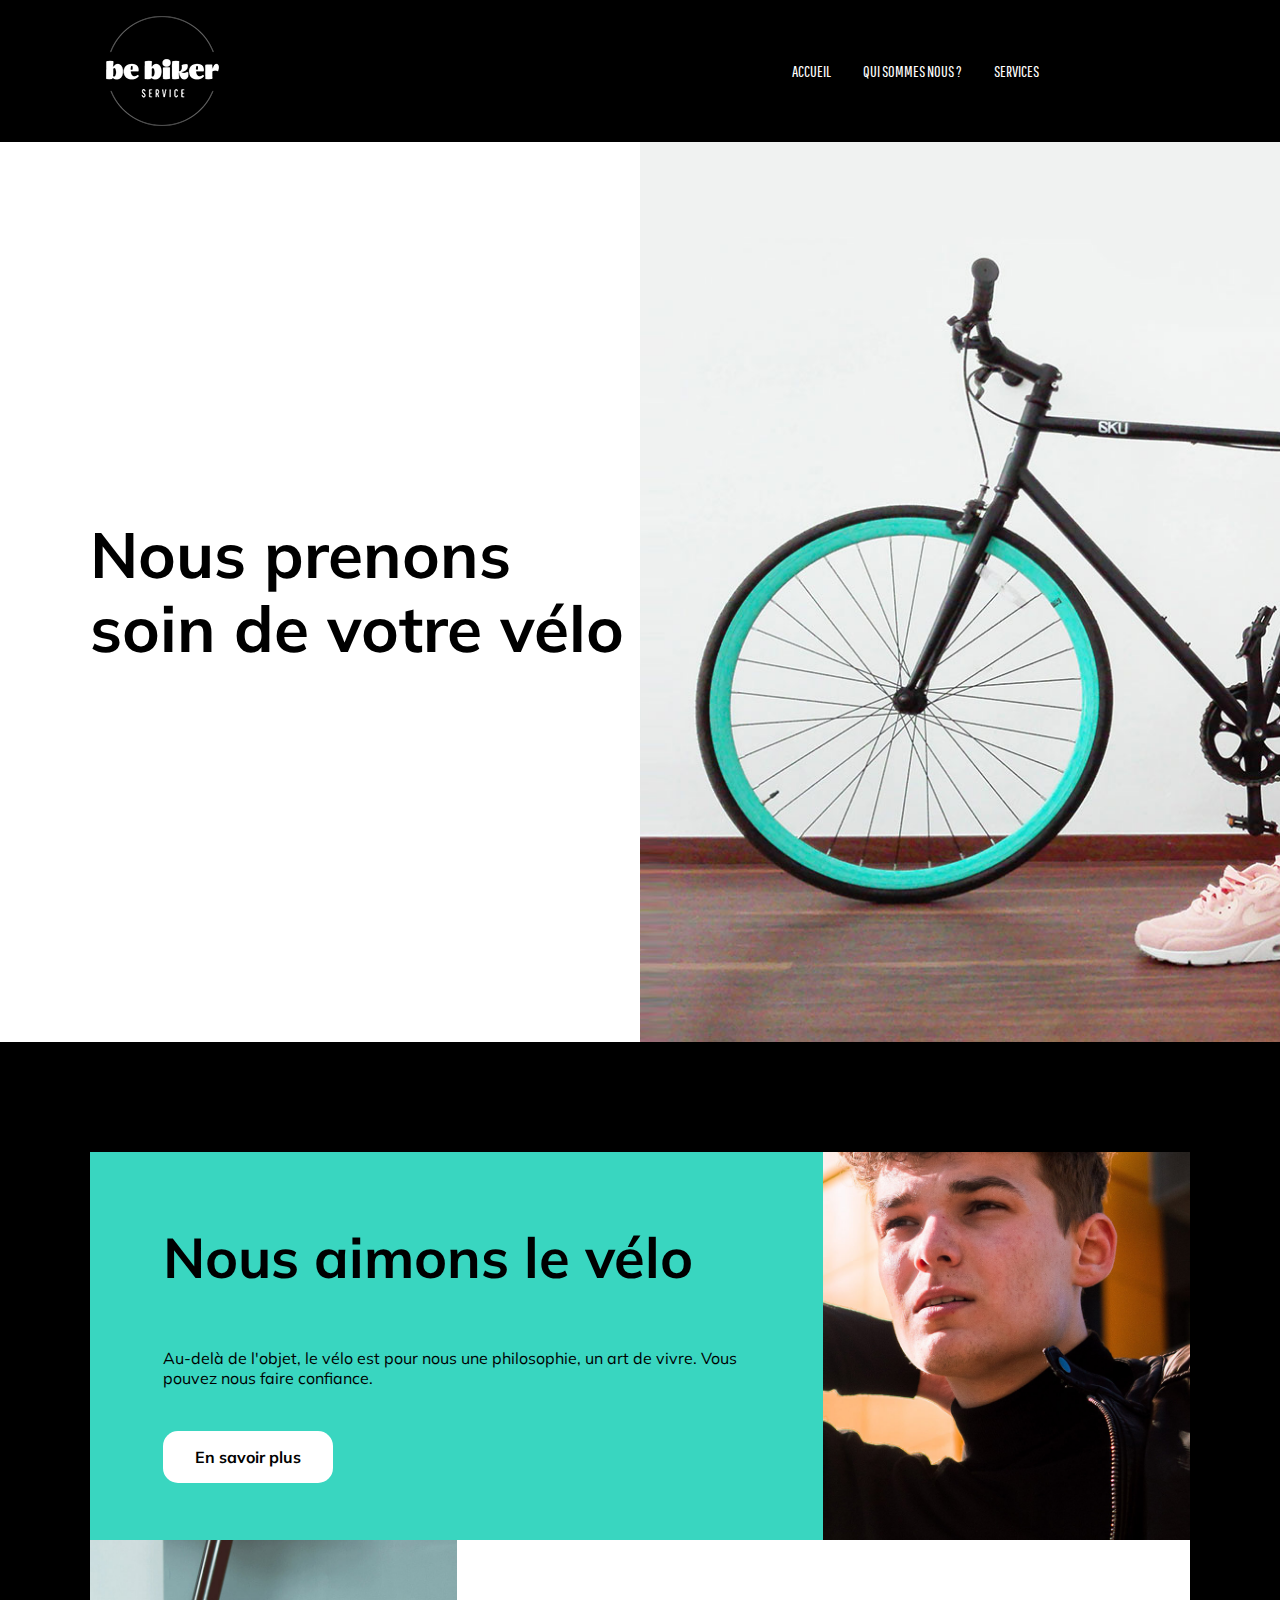
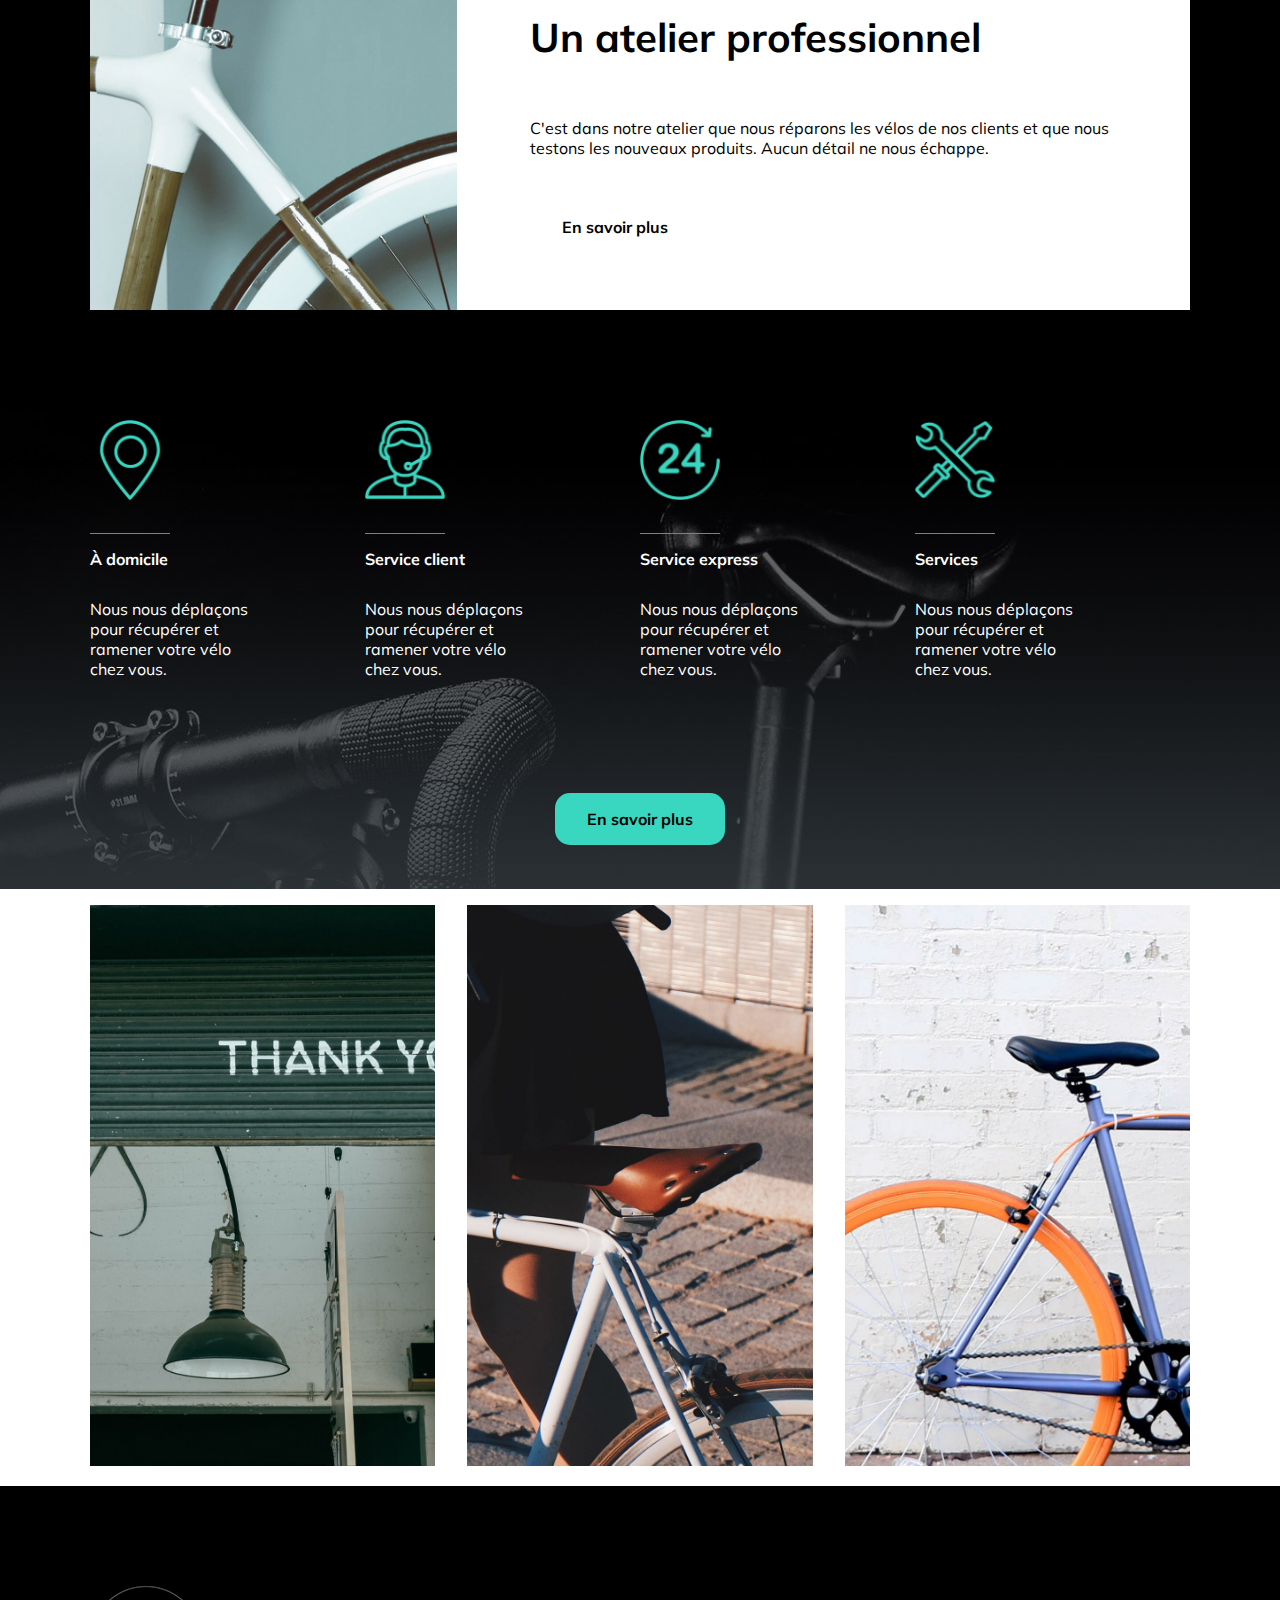
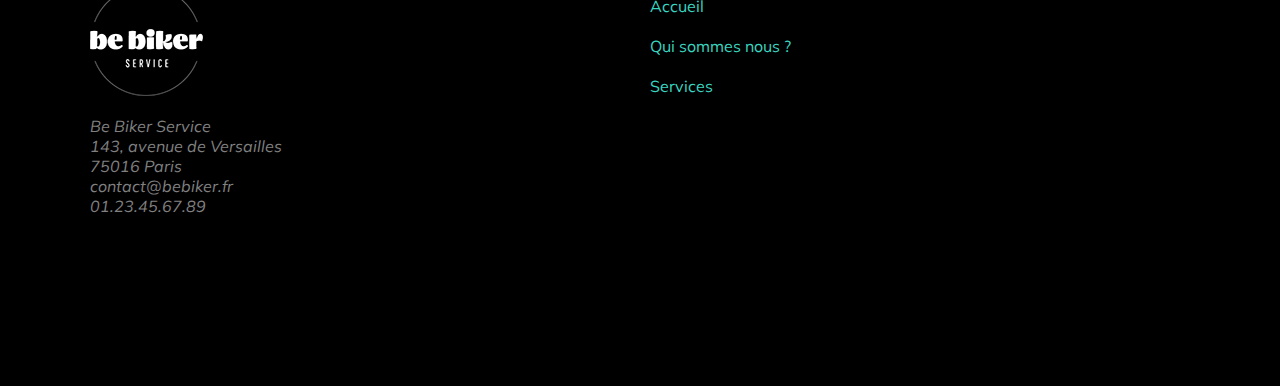
<file: index.html>
<!DOCTYPE html>
<html lang="fr">

<head>
  <meta charset="utf-8" />
  <meta name="viewport" content="width=device.width, initial-scale=1.0" />
  <!---S'adapte à l'écran-->
  <title>Be Biker - Prenons soin de votre vélo</title>
  <link rel="stylesheet" href="style.css" />
  <link href='https://fonts.googleapis.com/css?family=Pathway Gothic One' rel='stylesheet'>
  <link href="https://fonts.googleapis.com/css?family=Muli&display=swap" rel="stylesheet">
</head>

<body>

  <section class="section section--header">
    <header class="header">
      <div class="wrapper">
        <div class="section__logo" href="index.html"><a href="index.html"><img class="logo" src="logo.png"></a>
        </div>
        <nav class="nav">
          <ul class="nav__list">
            <li class="nav__item">
              <a class="nav__link" href="index.html">ACCUEIL</a>
            </li>
            <li class="nav__item">
              <a class="nav__link" href="about.html">QUI SOMMES NOUS ?</a>
            </li>
            <li class="nav__item">
              <a class="nav__link" href="service.html">SERVICES</a>
            </li>
          </ul>
        </nav>
      </div>
    </header>
  </section>


  <!--Mettre des noms de classes qui font sens et qui respecte la méthodologie BEM-->
  <section class="section section--home">
    <div class="wrapper">
      <h1 class="section--title">Nous prenons soin de votre vélo</h1>
    </div>
  
  </section>


  <!--Seconde partie de l'écran principal, de couleur noire-->

  <section class="section section--alternate2">

    <div class="wrapper">
      <div class="grid grid__premiere"> <!--trouver mieux comme nom-->
        <div class="grid__item grid__item--2-3 grid__bandeau">
          <div class="grid__content">
            <h2 class=grid--title>Nous aimons le vélo</h2>
            <p class="grid--paragraph">Au-delà de l'objet, le vélo est pour nous une philosophie, un art de vivre. Vous
              pouvez nous faire
              confiance.</p>
            <a class="grid--button" href="">En savoir plus</a>
          </div>
        </div>
        <div class="grid__item grid__item--1-3 grid__backgroundBoy"></div>
        <div class="grid__item grid__item--1-3 grid__backgroundBike"></div>
        <div class="grid__item grid__item--2-3 grid__bandeau grid__bandeau--alternate">
          <div class="grid__content">
            <h3 class="grid--title">Un atelier professionnel</h3>
            <p class="grid--paragraph">C'est dans notre atelier que nous réparons les vélos de nos clients et que nous
              testons les nouveaux
              produits.
              Aucun détail ne nous échappe.</p>
            <a class="grid--button" href="">En savoir plus</a>
          </div>
        </div>
  </section>
  <section class="section section--service">
   
  <div class="wrapper section__homeservice">

  <div class = "section__service">
      <img class="service__image" src="map-marker.png" alt="logo service à domicile (pointeur)">
      <h4 class = service__title>À domicile</h4>
      <p class = service__paragraph>Nous nous déplaçons pour récupérer et ramener votre vélo chez vous.</p>
  </div>
  <div class = "section__service">
      <img class="service__image" src="support.png" alt="logo service support client (téléconseiller)">
      <h4 class = service__title>Service client</h4>
      <p class = service__paragraph>Nous nous déplaçons pour récupérer et ramener votre vélo chez vous.</p>
  </div>
  <div class = "section__service">
      <img class="service__image" src="express.png" alt="logo service express (symbole 24H)">
      <h4 class = service__title>Service express</h4>
      <p class = service__paragraph>Nous nous déplaçons pour récupérer et ramener votre vélo chez vous.</p>
  </div>
  <div class = "section__service">
      <img class="service__image" src="tools.png" alt="logo service réparation (outils)">
      <h4 class = service__title>Services</h4>
      <p class = service__paragraph>Nous nous déplaçons pour récupérer et ramener votre vélo chez vous.</p>
  </div>

  </div>

  <!--Le bouton en savoir plus après les incones-->
  <div class=section__link>
    <a href="about.html" class="grid--button">En savoir plus</a>
  </div>
  
</section>

  <!--3eme partie photos avec gouttière-->
<section class = "section section--alternate">
    <div class="wrapper">
        <div class="grid grid--gutters grid--flexcolonne">
          <div class="grid__item grid__item--1-3"><div><img class = "alternate__image" src ="home/home-05.jpg" ></div></div>
          <div class="grid__item grid__item--1-3"><div><img class = "alternate__image" src ="home/home-06.jpg" ></div></div>
          <div class="grid__item grid__item--1-3"><div><img class = "alternate__image" src ="home/home-07.jpg" ></div></div>
          <!-- ... -->
        </div>
        </div>
</section>


  <!--QUATRIEME PARTIE FOOTER NOIR-->
<div class="section__footer--background">
  <div class="wrapper">
    <footer class="section section__footer">

      <div class="section__item--left">
      <!--Partie de gauche du footer contenant le logo-->
        <img src="logo.png" alt="Logo Be Biker">
        <aside>Be Biker Service </aside>
        <aside>143, avenue de Versailles </aside>
        <aside>75016 Paris </aside>
        <aside>contact@bebiker.fr </aside>
        <aside>01.23.45.67.89 </aside>
      </div>

      <div class="section__item--right">
      <!--Partie de droite du footer-->
        <nav>
          <a href="index.html">Accueil</a>
          <a href="about.html">Qui sommes nous ?</a>
          <a href="services.html">Services</a>
        </nav>
      </div>
    </footer>
  </div>
</div>

</body>

</html>
</file>
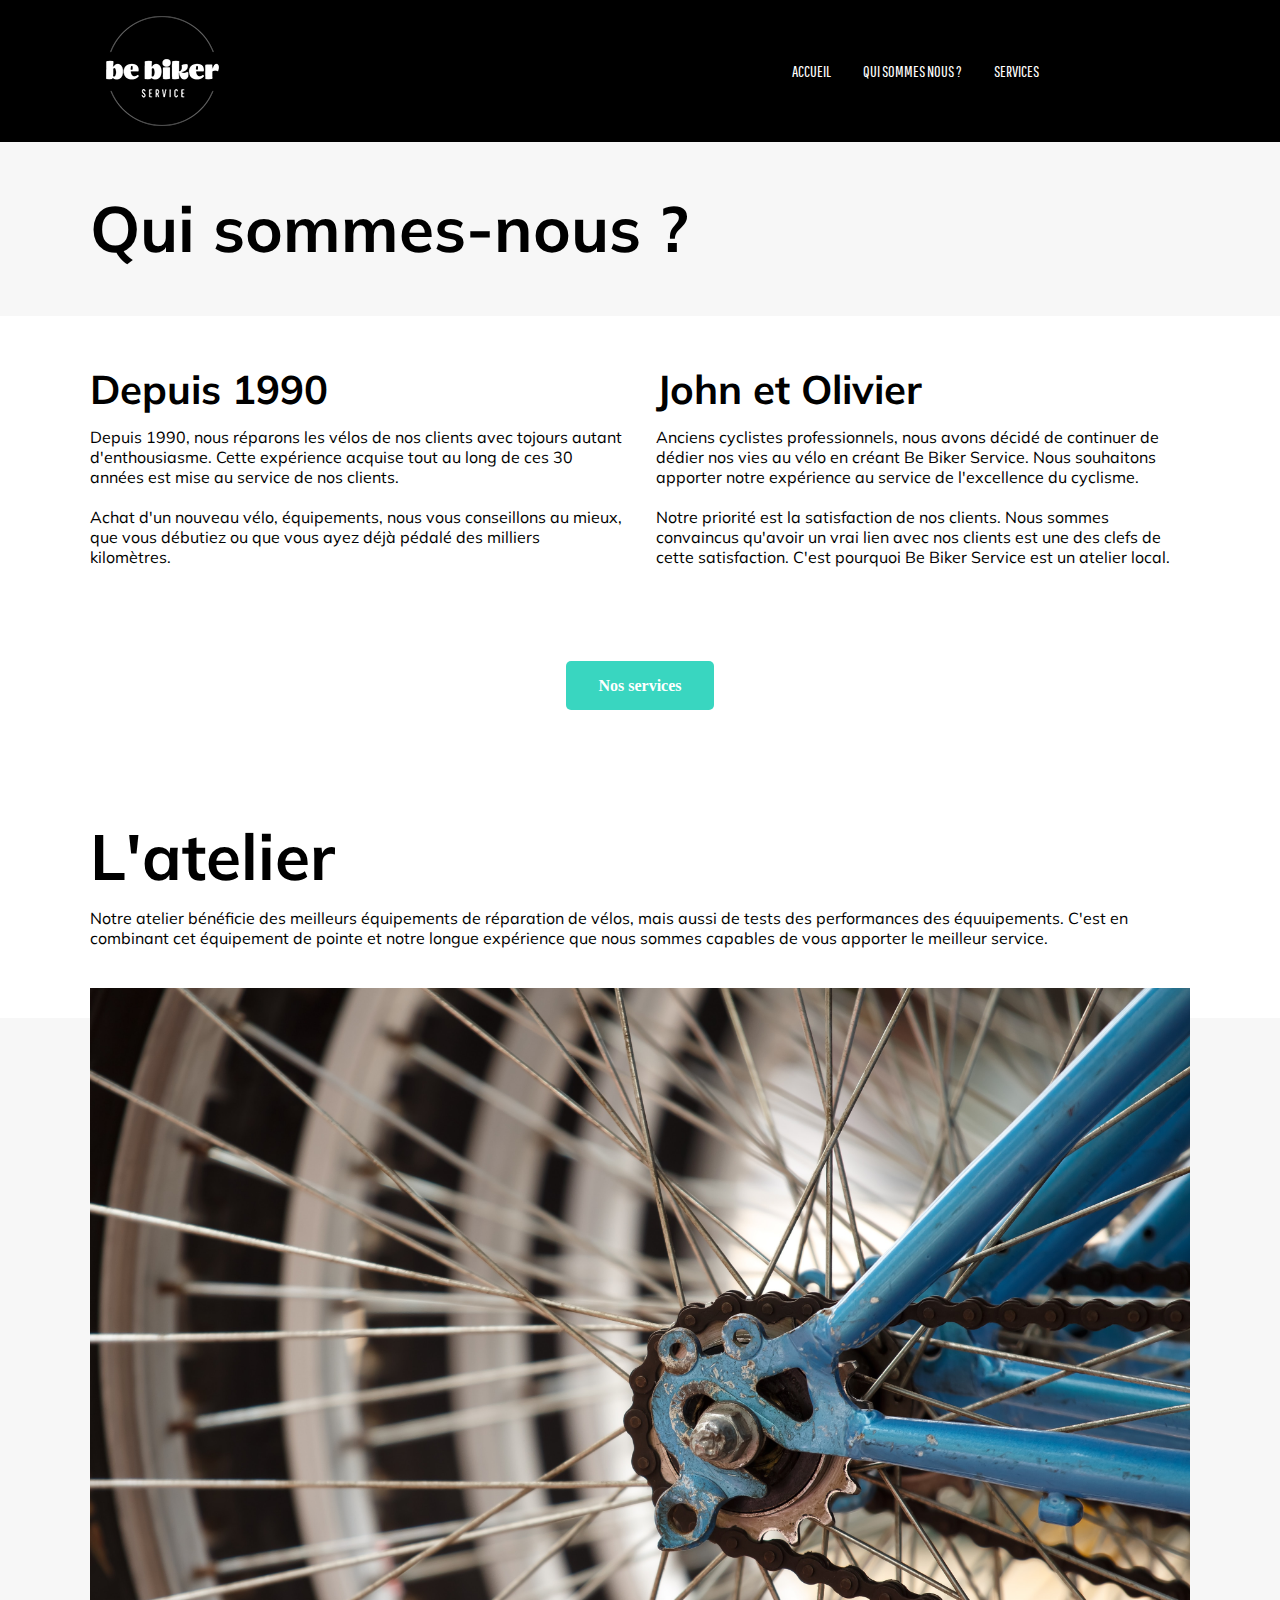
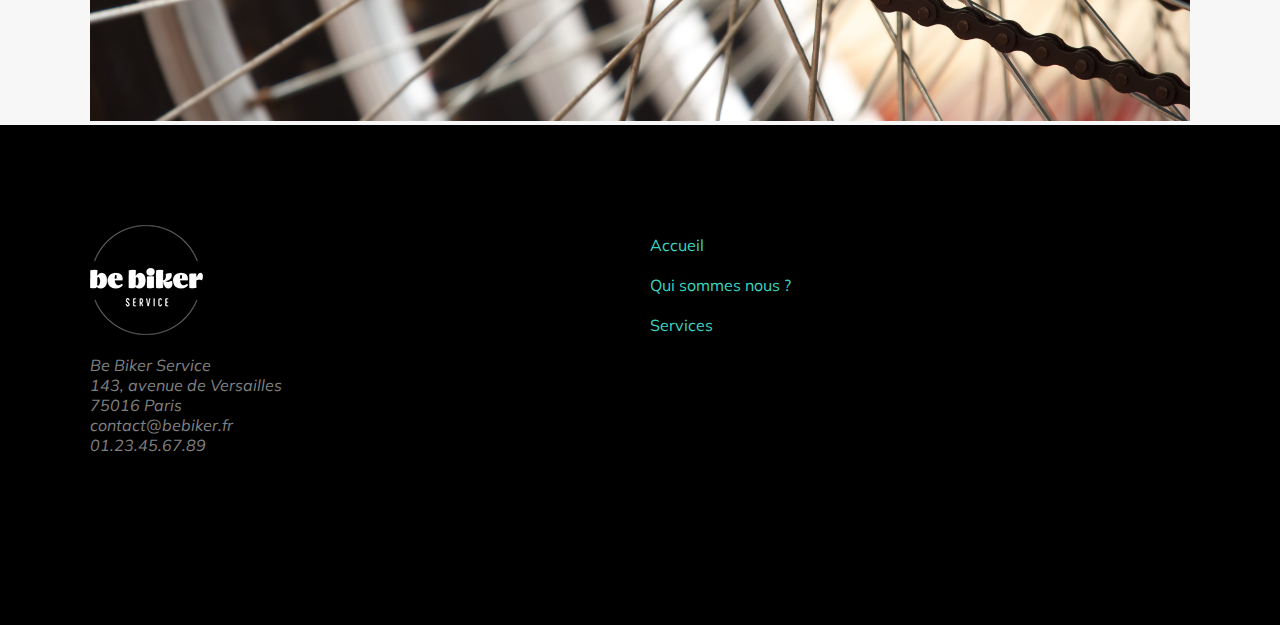
<file: about.html>
<!DOCTYPE html>
<html lang="fr">

<head>
  <meta charset="utf-8" />
  <!--initial scale à vérifier-->
  <meta name="viewport" content="width=device.width, initial-scale=1.0" />
  <!---S'adapte à l'écran-->
  <title>Be Biker - Prenons soin de votre vélo</title>
  <link rel="stylesheet" href="style.css" />
  <link href='https://fonts.googleapis.com/css?family=Pathway Gothic One' rel='stylesheet'>
  <link href="https://fonts.googleapis.com/css?family=Muli&display=swap" rel="stylesheet">
</head>

<body>

  <section class="section section--header">
    <header class="header">
      <div class="wrapper">
        <div class="section__logo" href="index.html"><a href="index.html"><img class="logo" src="logo.png"></a>
        </div>
        <nav class="nav">
          <ul class="nav__list">
            <li class="nav__item">
              <a class="nav__link" href="index.html">ACCUEIL</a>
            </li>
            <li class="nav__item">
              <a class="nav__link" href="about.html">QUI SOMMES NOUS ?</a>
            </li>
            <li class="nav__item">
              <a class="nav__link" href="service.html">SERVICES</a>
            </li>
          </ul>
        </nav>
      </div>
    </header>
  </section>



  <section class="section section__entete">
    <div class="wrapper">
          <!--Présentation entete "qui sommes nous ?"-->
          <h1>Qui sommes-nous ?</h1>
    </div>
  </section>

  <div class="wrapper">
  <section class="section section__historique grid__historique--gutters">
      <article class="grid__historique__item--1-2">
          <!--Présentation historique "depuis 1990"-->
          <h3>Depuis 1990</h3>
          <p>Depuis 1990, nous réparons les vélos de nos clients avec tojours autant d'enthousiasme.
          Cette expérience acquise tout au long de ces 30 années est mise au service de nos clients.</p><br>
          <p>Achat d'un nouveau vélo, équipements, nous vous conseillons au mieux, que vous débutiez
          ou que vous ayez déjà pédalé des milliers kilomètres.</p> 
      </article>
      <article class="grid__historique__item--1-2">
          <!--Présentation des créateur de Be bike-->
          <h3>John et Olivier</h3>
          <p>Anciens cyclistes professionnels, nous avons décidé de continuer de dédier nos vies au vélo
          en créant Be Biker Service. Nous souhaitons apporter notre expérience au service de l'excellence
          du cyclisme.</p><br><!--A moidifer en mettant un .section__item--righttext p{ margin-bottom si preference-->
          <p>Notre priorité est la satisfaction de nos clients. Nous sommes convaincus qu'avoir un vrai lien
          avec nos clients est une des clefs de cette satisfaction. C'est pourquoi Be Biker Service est un
          atelier local.</p>
      </article>
  </section>
</div>
  <!--Lien bouton vert central proposant "nos services"-->
  <div class="section__item--historiquebouton"><a href="">Nos services</a>
  </div>

<section class="section section__atelier">
<div class="wrapper">
  <div class="section__item--text">
    <!--Texte à propos de l'atelier-->
    <h1>L'atelier</h1>
    Notre atelier bénéficie des meilleurs équipements de réparation de vélos, mais aussi de tests des performances
    des équuipements. C'est en combinant cet équipement de pointe et notre longue expérience que nous sommes capables de vous
    apporter le meilleur service.
  </div>
</div>
  <div class="section__item--backgroundcolor">
    <!--Mettre la couleur grise derrière la photo de la roue de vélo-->
    <!--possibilite de mettre -100px -->
    <div class="section__item--roueimage">
      <div class="wrapper">
    <!--Arrière-plan grisâtre derrière la roue de vélo en img-->
      <img src="about/about-01.jpg" alt="Roue de vélo">
    </div>
    </div>
  </div>
</section>



<!--SECTION FOOTER NOIR-->
<div class="section__footer--background">
    <div class="wrapper">
      <footer class="section section__footer">
        
        <div class="section__item--left">
        <!--Partie de gauche du footer contenant le logo-->
          <img src="logo.png" alt="Logo Be Biker">
          <aside>Be Biker Service </aside>
          <aside>143, avenue de Versailles </aside>
          <aside>75016 Paris </aside>
          <aside>contact@bebiker.fr </aside>
          <aside>01.23.45.67.89 </aside>
        </div>
  
        <div class="section__item--right">
        <!--Partie de droite du footer-->
          <nav>
            <a href="index.html">Accueil</a>
            <a href="about.html">Qui sommes nous ?</a>
            <a href="services.html">Services</a>
          </nav>
        </div>
      </footer>
    </div>
  </div>


</body>

</html>
</file>
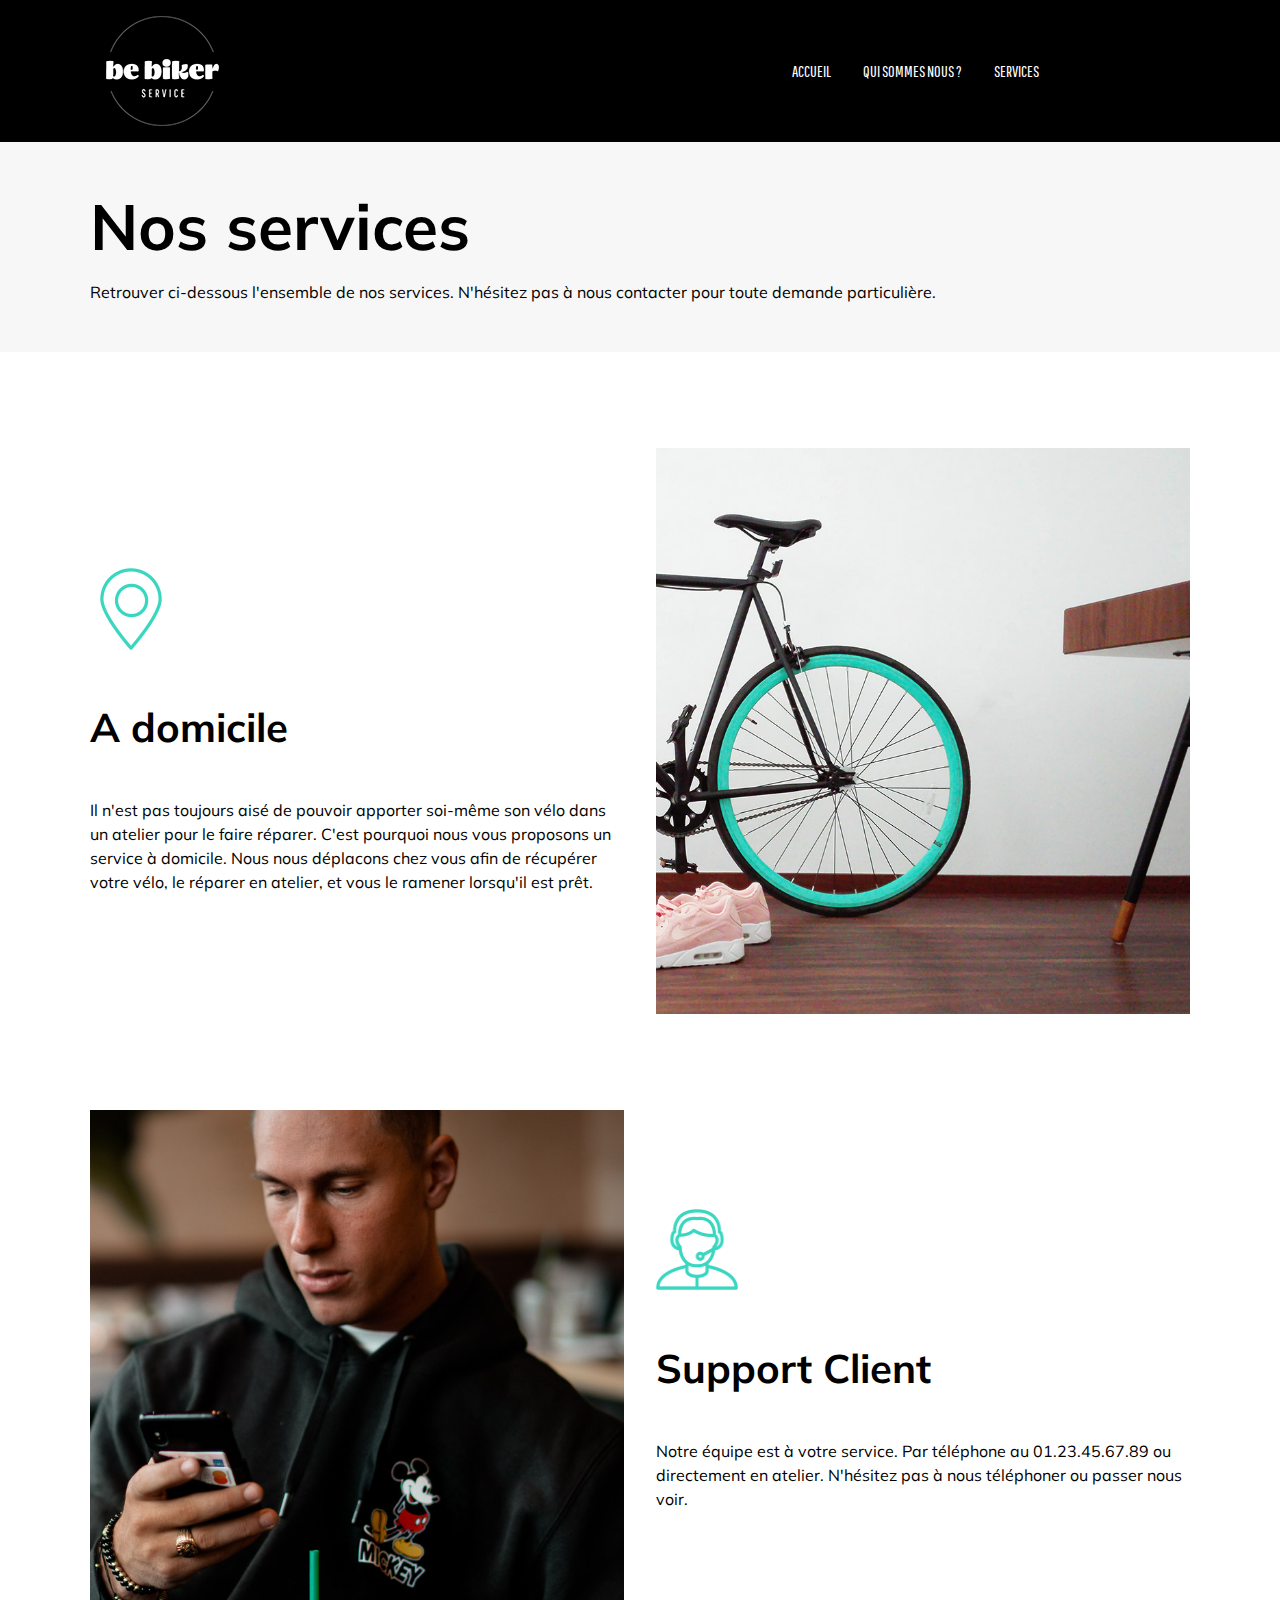
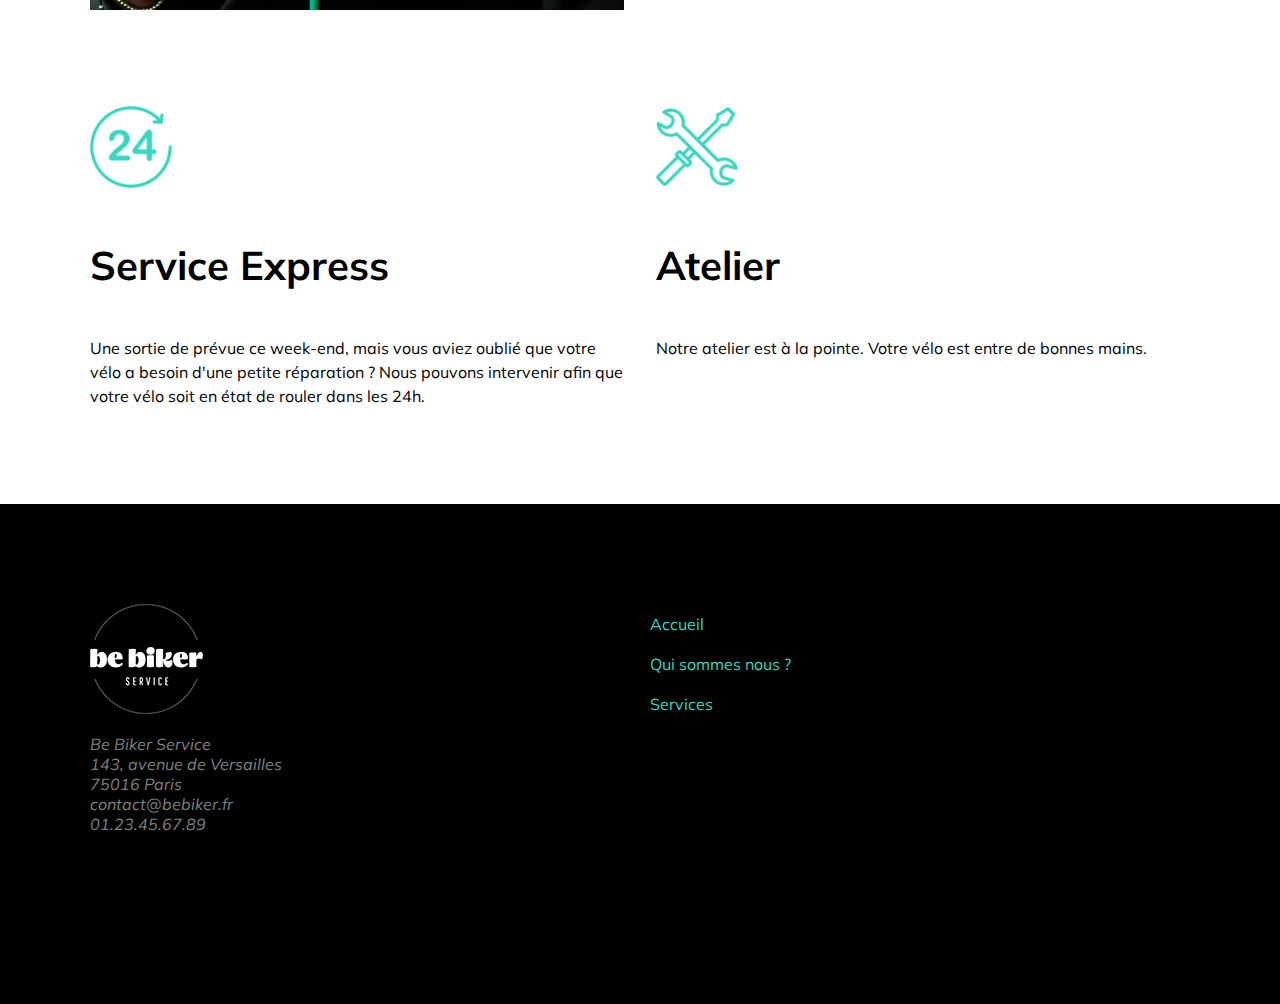
<file: service.html>
<!DOCTYPE html>
<html lang="fr">

	<head>
		<meta charset="utf-8" />
		<meta name="viewport" content="width=device.width, initial-scale=1.0" />
		<!---S'adapte à l'écran-->
		<title>Be Biker - Prenons soin de votre vélo</title>
		<link rel="stylesheet" href="style.css" />
		<link href='https://fonts.googleapis.com/css?family=Pathway Gothic One' rel='stylesheet'>
		<link href="https://fonts.googleapis.com/css?family=Muli&display=swap" rel="stylesheet">
	</head>
<body>

  <!--PREMIERE PARTIE HEADER NOIR-->
  <section class="section section--header">
    <header class="header">
      <div class="wrapper">
        <div class="section__logo" href="index.html"><a href="index.html"><img class="logo" src="logo.png"></a>
        </div>
        <nav class="nav">
          <ul class="nav__list">
            <li class="nav__item">
              <a class="nav__link" href="index.html">ACCUEIL</a>
            </li>
            <li class="nav__item">
              <a class="nav__link" href="about.html">QUI SOMMES NOUS ?</a>
            </li>
            <li class="nav__item">
              <a class="nav__link" href="service.html">SERVICES</a>
            </li>
          </ul>
        </nav>
      </div>
    </header>
  </section>


  <!--DEUXIEME PARTIE TITRE-->
		<section class="service service__entete"> <!--"Nos Services" Présentation-->
			<div class = "wrapper">
				<h1>Nos services</h1>
				<p>Retrouver ci-dessous l'ensemble de nos services. N'hésitez pas à nous contacter pour toute demande particulière.</p>
			</div>
		</section>

  <!--TROISIEME PARTIE CONTENU SERVICE SPECIFIQUE-->
		<div class = "wrapper">
			<section class="service__grille service__grille--gouttiere"> <!--Contenu Principal-->

					<!--A domicile et Photo Velo Domicile-->
					<article class="service__cellule service__cellule--texte service__cellule--1-2">
							<div class="service__logo">
								<img src="map-marker.png" alt="logo service à domicile (pointeur)">
							</div>
							<h3 class="service__titre">A domicile</h3>
							<p class="service__description">Il n'est pas toujours aisé de pouvoir apporter soi-même son vélo dans un atelier pour le faire réparer. C'est pourquoi nous vous proposons un service à domicile. Nous nous déplacons chez vous afin de récupérer votre vélo, le réparer en atelier, et vous le ramener lorsqu'il est prêt.
								</p>
					</article>
					<div class="service__cellule service__cellule--photo service__cellule--1-2">
						<div class="service__cellule--photo-BikeRoom">


						</div>
					</div>


					<!--Support client et Photo Client-->
					<div class="service__cellule service__cellule--photo service__cellule--1-2">
						<div class="service__cellule--photo-BoyMickey">

							
						</div>
					</div>
					<article class="service__cellule service__cellule--texte service__cellule--1-2">
							<div class="service__logo">
								<img src="support.png" alt="logo service support client (téléconseiller)">
							</div>
							<h3 class="service__titre">Support Client</h3>
							<p class="service__description">Notre équipe est à votre service. Par téléphone au 01.23.45.67.89 ou directement en atelier. N'hésitez pas à nous téléphoner ou passer nous voir.
							</p>
					</article>


					<!--Service Express et Atelier-->
					<article class="service__cellule service__cellule--texte service__cellule--texte-texte service__cellule--1-2">
							<div class="service__logo">
								<img src="express.png" alt="logo service express (symbole 24H)">
							</div>
							<h3 class="service__titre">Service Express</h3>
							<p class="service__description">Une sortie de prévue ce week-end,
							mais vous aviez oublié que votre vélo a besoin d'une petite réparation ?
							Nous pouvons intervenir afin que votre vélo soit en état de rouler dans les 24h. 
							</p>
					</article>

					<article class="service__cellule service__cellule--texte service__cellule--texte-texte service__cellule--1-2">
							<div class="cellule__logo">
								<img src="tools.png" alt="logo service réparation (outils)">
							</div>
							<h3  class="service__titre">Atelier</h3>
							<p class="service__description">Notre atelier est à la pointe.
							Votre vélo est entre de bonnes mains.
							</p>
					</article>
			</section>
		</div>


  <!--QUATRIEME PARTIE FOOTER NOIR-->
  <div class="section__footer--background">
		<div class="wrapper">
		  <footer class="section section__footer">
			
			<div class="section__item--left">
			<!--Partie de gauche du footer contenant le logo-->
			  <img src="logo.png" alt="Logo Be Biker">
			  <aside>Be Biker Service </aside>
			  <aside>143, avenue de Versailles </aside>
			  <aside>75016 Paris </aside>
			  <aside>contact@bebiker.fr </aside>
			  <aside>01.23.45.67.89 </aside>
			</div>
	  
			<div class="section__item--right">
			<!--Partie de droite du footer-->
			  <nav>
				<a href="index.html">Accueil</a>
				<a href="about.html">Qui sommes nous ?</a>
				<a href="services.html">Services</a>
			  </nav>
			</div>
		  </footer>
		</div>
	  </div>
</body>
</html>
</file>
<file: style.css>
/*Pour que l'ensemble du document partent à "0" sans marge ni padding*/
/*Elements de définition pour l'ensemble du site*/
*{
    margin:0;
    padding:0;
}
h1{
    font-size: 64px;
    font-weight: bold;
    line-height: 1.15;
    font-family: 'Muli', sans-serif;
}
h2{
    font-size: 56px;
    font-weight: bold;
    line-height: 1.15;
    font-family: 'Muli', sans-serif;
}
h2 + p{
    padding-top:16px;
    padding-bottom:16px;
}
h3{
    font-size: 40px;
    font-weight: bold;
    line-height: 1.15;
    font-family: 'Muli', sans-serif;
}
h4{
    padding-top:26px;
    padding-bottom:16px;
}
hr {
    color:darkgrey;
    width :35%;
}

/*##################
####################
####################
WRAPPER*/
.wrapper {
    width: 90%;
    max-width: 1100px;
    margin: 0 auto;
  }





/*#########################
###########################
###########################*/
/*HEADER - MENU DU SITE */

.header{
    background-color:black;
    font-family: 'Pathway Gothic One', sans-serif;    
}

.header .wrapper {
    display: flex;
    align-items: center;
  }
/*faire partir en colonne l'ensemble du header pour les mobiles*/
  @media screen and (max-width:689px){
    .header .wrapper{
        display:flex;
        flex-direction:column;
    }
}


.logo{
    padding: 16px;
    display: block;
    max-width: 100%;
}



.nav{
    display: flex;
    flex-basis: 50%;
    justify-content: center;
}


.section__logo{
    display: flex;
    flex-basis:50%;
}

/*Class contenant les liens de navigation principaux*/
.nav__list{
    margin: 0;
    padding: 0;
    display: flex;
    list-style: none;
    align-items: center;
    
}
/*Faire partir en colonne les liens de navigations pour les mobiles*/
@media screen and (max-width:689px){
    .nav__list{
        display:flex;
        flex-direction:column;
        white-space: nowrap;
    }
}


/*Class pour mise en forme des liens de navigation principaux*/
.nav__item{
   flex-shrink: 0;
   flex-wrap: nowrap;
}
/*Créer un petit espacement entre les liens de navigation lorsqu'ils sont en colonne pour
version mobile*/
@media screen and (max-width:689px){
    .nav__item{
        padding-top:10px;
        padding-bottom:10px;
    }
}

/*Mise en forme des liens de navigation principaux*/
.nav__item:hover{
    background-color:#232425;
    /*55px sur le top/bottom et 20px sur le left/right*/
    padding-top:22%;
    padding-bottom:22%;

}
@media screen and (max-width:689px){
    .nav__item:hover{
        background-color:#232425;
        padding-top:10px;
        padding-bottom:10px;
        padding-left: 100%;
        padding-right:100%;
    }
}

.nav__link {
    padding: 24px 16px;
    font-weight: 500;
    color: white;
    text-decoration: none;
  }



  .nav__link:hover,
  .nav__link:focus {
    color: rgba(255, 255, 255, 0.7);
  }
  
  .nav__link--current {
    color: rgba(255, 255, 255, 0.85);
  }
  




/*######################
########################
########################*/
/*FOOTER DU SITE*/
.section__footer--background{
    background-color:black;
    width:100%;
}

.section__footer{
    height:500px;
    display: flex;
    box-sizing:border-box;
    flex-direction:row;
}
/*Mettre en colonne le footer en version mobile*/
@media screen and (max-width:689px){
    .section__footer{
        display:flex;
        flex-direction:column;
    }
}
.section__footer .section__item--left{
    flex-basis:50%;/*A voir ça fait peut-être sortir du cadre quand version mobile*/
    padding-top:100px;
    /*padding-left:20%;*/
    color:grey;
    font-style:italic;
}
.section__footer .section__item--right{
    flex-basis:50%;
    padding-top:100px;
}
@media screen and (max-width:689px){
    .section__footer .section__item--right{
        padding-top:5%;
    }
}
.section__footer .section__item--right a{
    text-decoration: none;
    padding:10px 10px;
    color:#39d6c0
}

@media screen and (max-width:689px){
    .section__footer .section__item--right a{
        padding-bottom:15px;
    }
}
.section__footer .section__item--right a:hover{
    color: #03a48f;
}










/*###################################
#####################################
#####################################*/
/*CORPS DE LA PREMIERE PAGE DU SITE*/

/*PREMIERE PARTIE DU ALTERNATE SECTION PAGE PREMIERE*/

.section{
    font-family: 'Muli', sans-serif;
}

.section--alternate{
    background-color: white;
}

.section--home{
    background-image:
    linear-gradient(to right, #fff 0%, #fff 50%, rgba(255,255,255,0) 50%),
    url(home/home-01.jpg);
    background-size: cover; 
    display: flex;
    padding: 0;
    height: 100vh;
}

/*recentre la photo du vélo lorsqu'on passe en mode tablette*/
@media screen and (max-width:789px){
    .section--home{
        background-position:center;
    }
}

.section--home .wrapper{
    display: flex;
    align-items: center;
}
.section--home .section--title{
    font-size:64px;
    width: 50%;
}

.section__item--right nav{
display: flex;
flex-direction: column;

}
.section__item--left img{
    padding-bottom: 16px;
}
/*gradient vers le bas pour mettre en colonne le vélo et le texte "nous aimons le vélo"*/
@media screen and (max-width:689px){
    .section--home{
    background-image:
    linear-gradient(to bottom, #fff 0%, #fff 50%, rgba(255,255,255,0) 50%),
    url(home/home-01.jpg);
    background-size: cover; 
    display: flex;
    padding: 0;
    height: 100vh;
    flex-direction:column;
    }
    .section--home .section--title{
    text-align:center;
    padding-top:30%;
    width:100%;
    }
}

/*DEUXIEME PARTIE DE LA PREMIERE PAGE*/
/*Début de la section avec le fond noir + vélo, ici fond d'écran etc*/
.section--alternate2{
    display: flex;
    flex-direction: column;
    background-position: bottom;
    background-size:contain;
    background-repeat:no-repeat;
    background-color: black;
}
/*Partie GLOBALE image avec "Nous aimons le vélo"*/
.grid {
  /* Étape 2 : on utilise flexbox pour afficher nos grids */
  display: flex;
  margin-top:10%;

  /* Étape 4 : on fait en sorte que les éléments qui dépassent du container passent à la ligne */
  flex-wrap: wrap;
}
@media screen and (max-width:689px){
    .grid__premiere{
        display:block;
    }
}


.grid__item {
  /* Étape 3 : on empêche les items de rétrécir et de grossir automatiquement */
  flex-shrink: 0;
  flex-grow: 0;
}


/* Étape 5 : variantes 100%, 1/3, 2/3 et 1/4 des items */

.grid__backgroundBoy{
    background-image: url(home/home-02.jpg);
    background-size:cover;
    background-position: center;
}
.grid__backgroundBike{
    background-image: url(home/home-03.jpg);
    background-size:cover;
    background-position: center;
}
/*en version mobile la photo de l'homme et celle du vélo disparaissent,
je fais disparaitre les div*/
@media screen and (max-width:689px){
    .grid__backgroundBoy, .grid__backgroundBike{
        display:none;
    }
}

.grid__item--1-3 {
  flex-basis: calc(100% / 3);
}
.grid__item--1-4 {
    flex-basis: calc(100% / 4);
  }
  
.grid__item--2-3 {
  flex-basis: calc(2 * 100% / 3);
}
.grid__bandeau .grid__content{
    padding:10%;
}
.grid--paragraph{
    padding-top:10%;
    padding-bottom:10%;
}
/* Étape 6 : ajout de gouttières */
.grid--gutters {
  margin: 0 -16px;
  flex-wrap: nowrap;
  padding-top: 16px;
  padding-bottom:16px;
}

.grid--gutters .grid__item {
  padding: 0 16px;
  box-sizing: border-box;
}
.grid__bandeau{
    background-color:#39d6c0;
}
.grid__bandeau--alternate{
    background-color: white;

}
.grid--button{ 
    background-color: white;
    color: black;
    font-weight: bold;
    text-decoration: none;
    padding: 16px 32px;
    border-radius:15px;}

.section--service{
    background-image: url(home/home-04.jpg);
    }

/*Du fait de l'augmentation de la hauteur de la DIV en format tablet et mobile
j'impose à l'image en background d'être "en bas" et je mets un fond noir supplémentaire*/
@media screen and (max-width:789px){
    .section--service{
        background-position:bottom;
        background-repeat:no-repeat;
        background-color:black;
        }
    }


.alternate__image{
    max-width: 100%;
    height: auto;
}
.section--service .wrapper{
    display: flex;
}
.section__service{
    flex-basis: 25%;
    display: flex;
    flex-direction: column;
    padding-right:10%;
    padding-top:10%;
    padding-bottom:10%;
}
/*passage en mode tablet (équivalent de section--service/wrapper)*/
@media screen and (max-width:789px){
    .section__homeservice{
        padding-bottom:60px;
        padding-top:60px;
        display: flex;
        flex-wrap:wrap;
        flex-direction: row;
    }
}
/*passage en mode mobile les icones en bas de la première page
Fait passer en mode colonne (équivalent de section--service/wrapper)*/
@media screen and (max-width:689px){
    .section__homeservice{
        padding-bottom:60px;
        padding-top:60px;
        display: flex;
        flex-direction: column;
    }
}


.service__image{
    padding-bottom: 20% ;
    border-bottom:gray solid 1px;
    max-width: 80px;
}
/*Lorsqu'on passe en mode tablette (etc), les div changent de taille, 
les images ont une taille définie à partir de la div, ce qui pose problème*/
@media screen and (max-width:689px){
    .section__homeservice .service__image{
        max-width:80px;
        padding-bottom:10%;
    }
}
.service__title,.service__paragraph{
    padding-top:15px;
    padding-bottom: 15px;
    color:white;
}

.section__img{
    display:flex;
    flex-basis:30%;
}


.section__link{
    text-align: center;
    padding-top:5px;
    padding-bottom:60px;
}
.section__link .grid--button{
    background-color: #39d6c0;
    color: black;
    font-weight: bold;
    text-decoration: none;
    padding: 16px 32px;
    border-radius:15px;
}
/*Mettre en version mobile les images du bas de la première page en colonne*/
@media screen and (max-width:689px){
    .grid--flexcolonne{
        flex-wrap:wrap;
        display:flex;
        flex-direction:column;
    }
}
@media screen and (max-width:689px){
    .grid--flexcolonne .alternate__image{
        margin-top:16px;
    }
}











/*"############################
###############################
###############################*/
/*DEUXIEME PAGE - ABOUT*/


/*L'entete "qui sommes-nous?"*/
.section__entete{
    background-color:#f7f7f7;
    padding-top:50px;
    padding-bottom:50px;
}

/*Présentation de l'histoire de l'entreprise et des deux créateurs*/
.section__historique{
    display:flex;
    flex-direction:row;
}
/*espace sous les titre*/
.section__historique h3{
    margin-bottom:15px;
}
/*fais passer les articles l'un en dessous des autres en version mobile*/
@media screen and (max-width:689px){
    .section__historique{
        display:flex;
        flex-direction:column;
    }
}

/*Permet de créer les deux zones de texte de l'historique
et de les séparer par un padding de 16 pixels*/
.grid__historique--gutters{
    margin:15px -16px;
}
.grid__historique--gutters .grid__historique__item--1-2{
    padding:35px 16px;
    box-sizing:border-box;
}
.grid__historique__item--1-2{
    flex-basis:50%;
}

/*Bouton "Nos sorvices"*/
.section__item--historiquebouton{
    text-align:center;
    margin-top:75px;
    margin-bottom:125px;
}
.section__item--historiquebouton a:hover{
    color: grey;
}
.section__item--historiquebouton a{
    background-color: #39d6c0;
    color: white;
    font-weight: bold;
    text-decoration: none;
    padding: 16px 32px;
    border-radius:5px;
}
/*Dernière partie avec la présentation de l'atelier
Un texte, avec une image de roue et un arrière-plan légèrement grisé, y compris hors wrapper*/
.section__atelier .section__item--text{
    padding-bottom:30px;
    margin-bottom:40px;
}
/*espace sous les titre, potentiellement le mettre sur tous les h1 ? à voir */
.section__atelier .section__item--text h1{
    padding-bottom:15px;
}

.section__atelier .section__item--roueimage img{
    max-width: 100%;
    margin-top:-30px;
}
/*background grisé en dehors du wrapper*/
.section__item--backgroundcolor{
    background-color:#f7f7f7;
}







/*####################
######################
######################*/
/*PAGE DES SERVICES*/

/* ****************** PAGE SERVICE ****************** */
/*https://css-tricks.com/snippets/css/a-guide-to-flexbox/*/

.service{  
    font-family: 'Muli', sans-serif;
    line-height: 1.5;
    font-size: 16px;
}

/* Partie ENTETE */
.service__entete{
    background-color:#f7f7f7;
}
.service__entete h1{
    padding-top:48px;
    padding-bottom: 16px;
}
.service__entete p{
    padding-bottom: 48px;
}

/* Partie CONTENUE */
/*grille*/
.service__grille{
    display: flex;
    flex-wrap: wrap;
    flex-direction: row ;
	justify-content: center;
    align-items: center;
    padding-top: 48px;
    padding-bottom: 48px;

}
.service__cellule {
    flex-shrink: 0;
    flex-grow: 0;
    margin-top: 48px;
    margin-bottom: 48px;

} 
/*grille repartition*/
.service__cellule--1-1 {
    flex-basis: calc(100%);
}
.service__cellule--1-2 {
    flex-basis: calc(100%/2);
}

/*grille cellule texte*/
.service__cellule--texte {
	font-family: 'Muli', sans-serif;
    	line-height: 1.5;
    	font-size: 16px;
}
.service__cellule--texte-texte{
	align-self : flex-start;
}
.service__logo{
}
.service__titre{
    padding-top:48px;
    padding-bottom: 48px;
}
.service__description{
}

/*grille cellule photo*/

.service__cellule--photo{
}
.service__photo{
    max-width: 100%;
    height: auto;
}

.service__cellule--photo-BikeRoom{
    background-image: url(services/services-01.jpg);
    height:566px;
	background-size:cover;
    background-position: center;
	background-repeat: repeat;
	/*background-attachment: fixed;*/
	background-size: cover;
}
.service__cellule--photo-BoyMickey{
    background-image: url(services/services-02.jpg);
    height:500px;
	background-size:cover;
    background-position: center;
	background-repeat: repeat;
	/*background-attachment: fixed;*/
	background-size: cover;
}

/*grille  gouttiere*/
/*  normale (`16px`)
    large (`48px`)  */
.service__grille--gouttiere{
    margin: 0 -16px;
}

.service__grille--gouttiere .service__cellule{
	padding: 0 16px;
	box-sizing: border-box;
}

/*media query*/
@media screen and (max-width:689px){
    .service__cellule--photo{
        display :none;
    }
    .service__cellule--1-2{
    	flex-basis: calc(100%);
    }
}
@media screen and (max-width:769px){

}


/* Partie FOOTER */
/*footer*/
/*.footer .wrapper {
    display: flex;
    align-items: center;
  }*/
</file>
